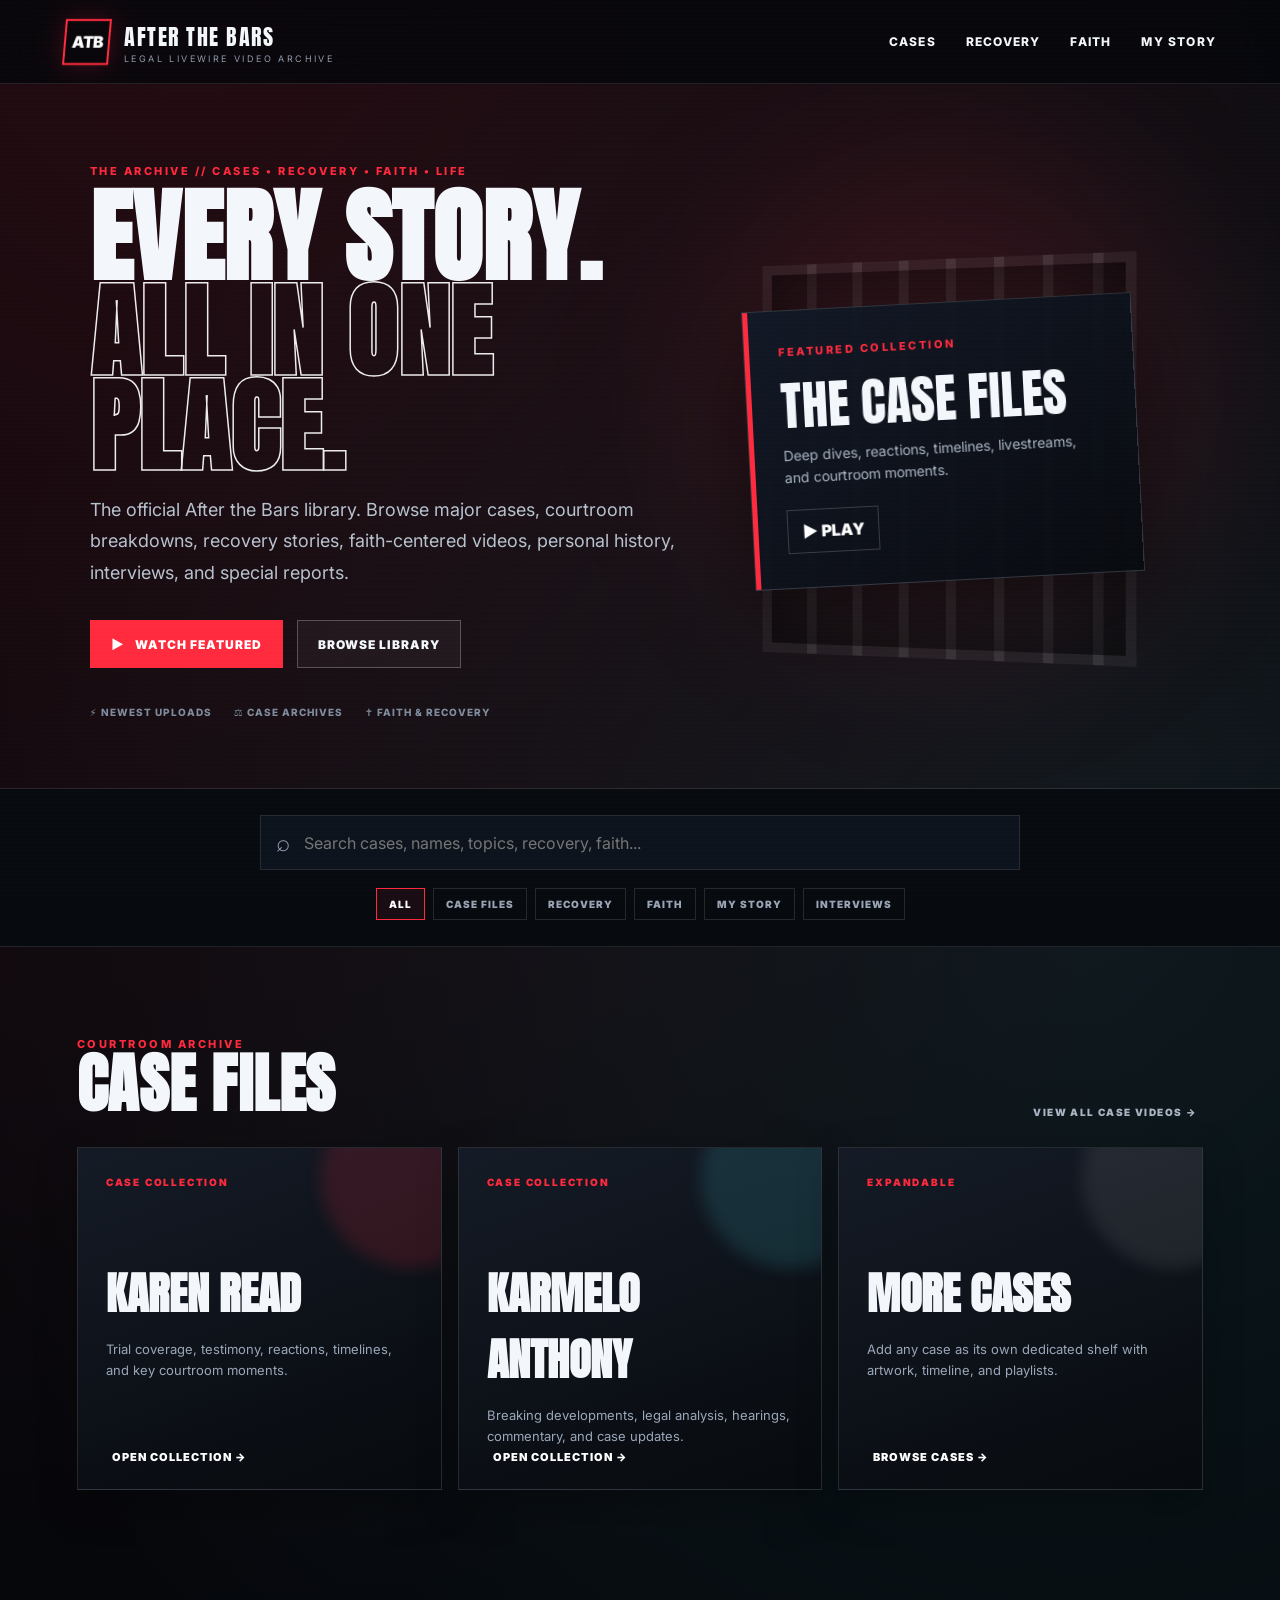
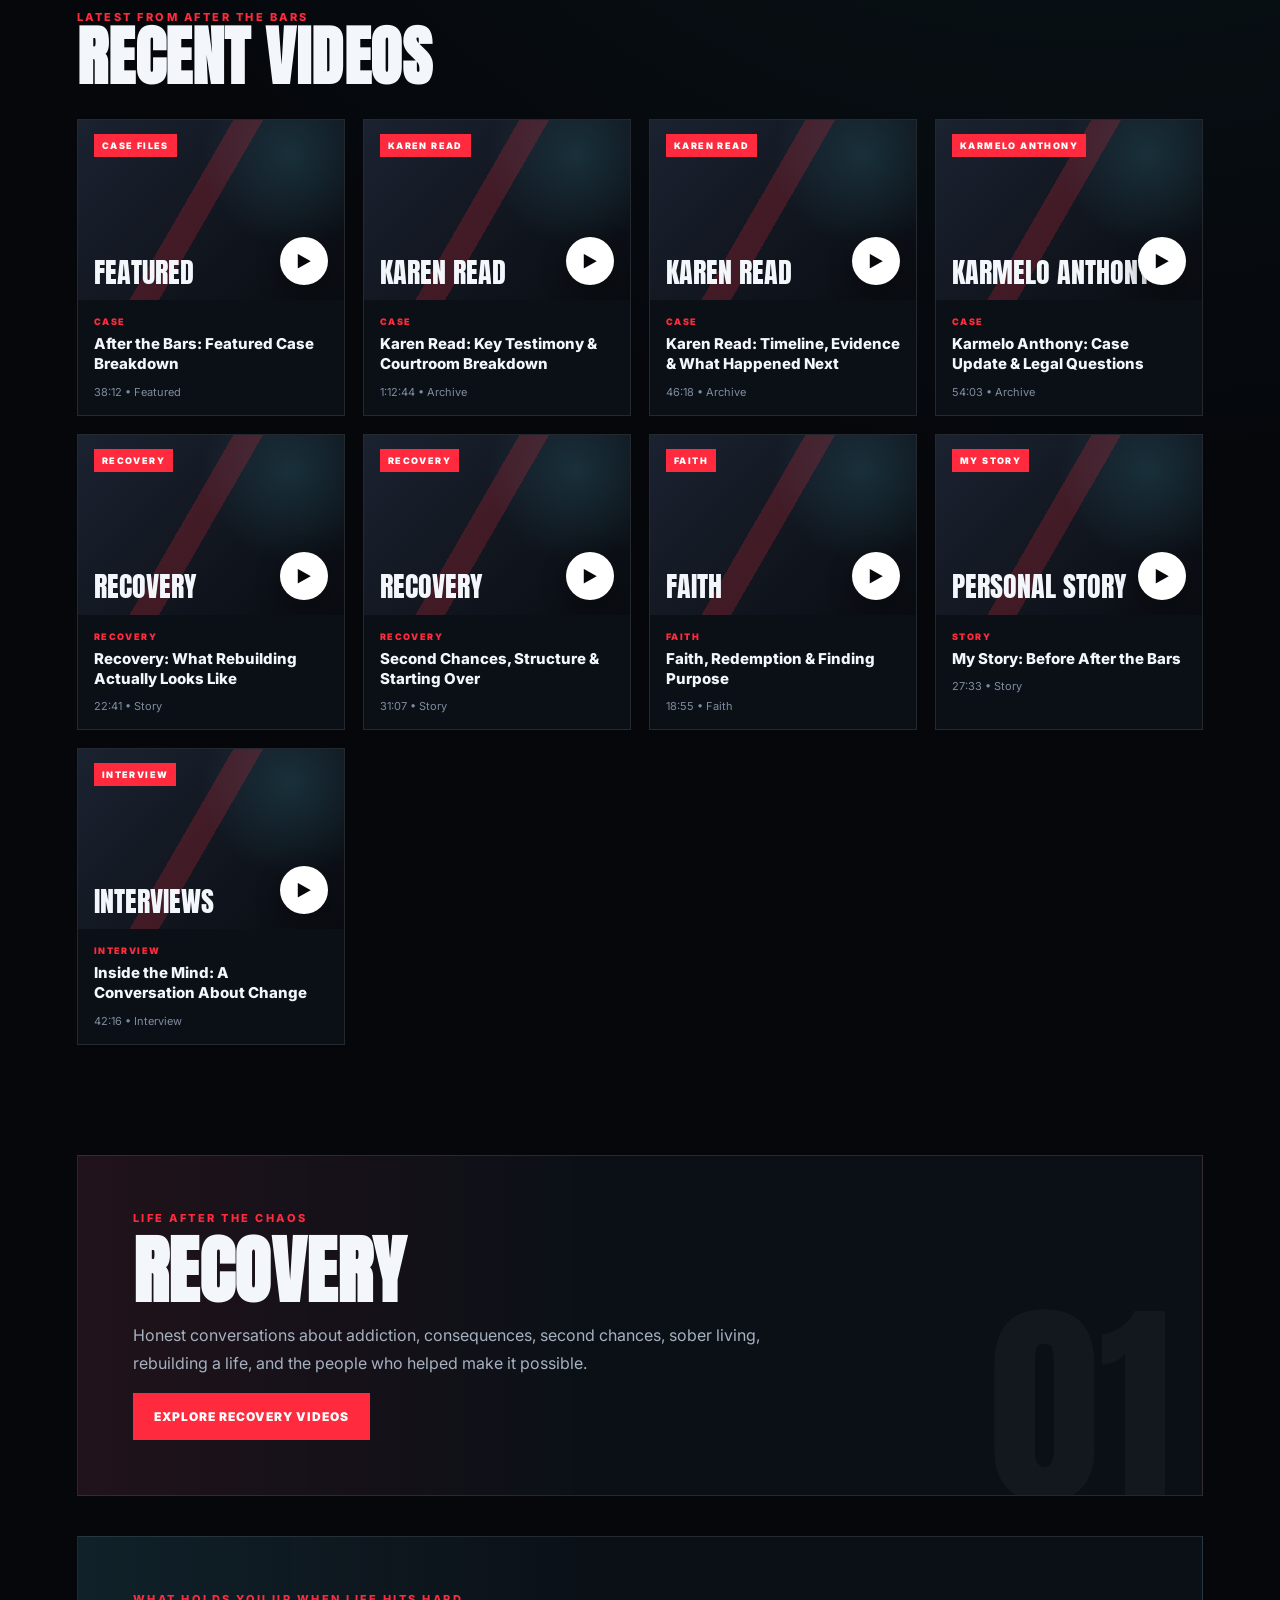
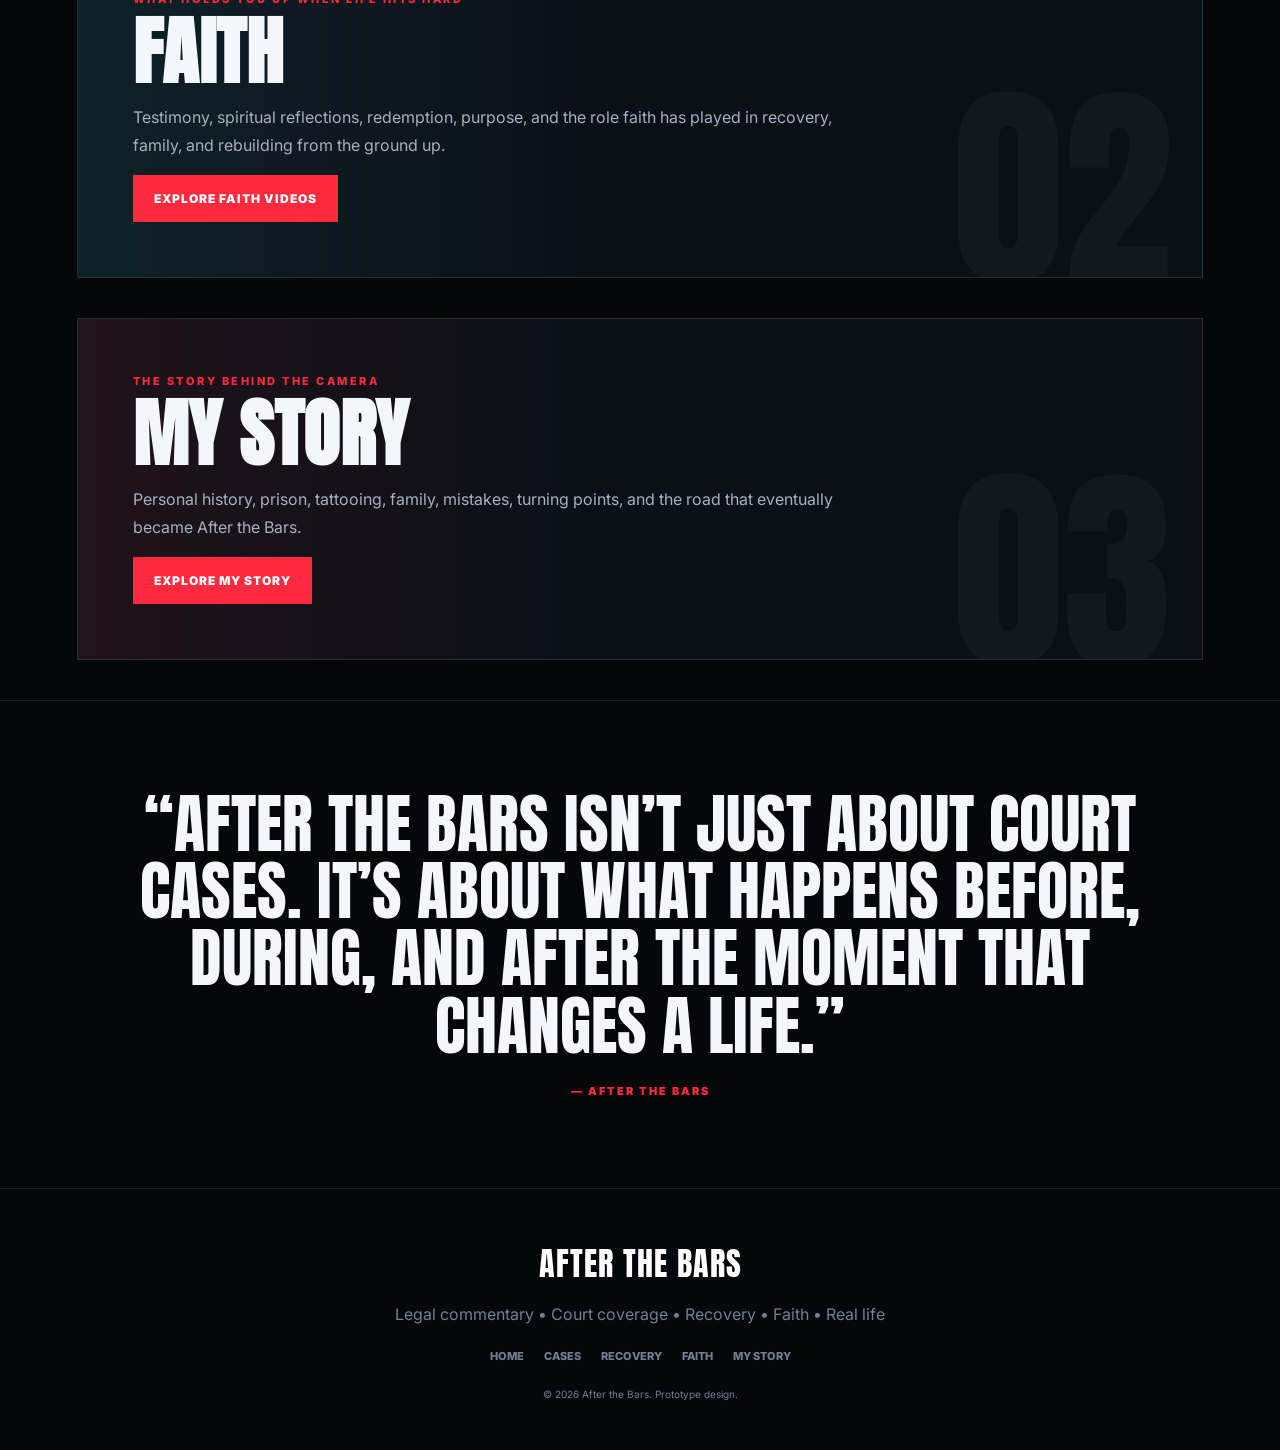
<file: public/index.html>
<!DOCTYPE html>
<html lang="en">
<head>
  <meta charset="UTF-8" />
  <meta name="viewport" content="width=device-width, initial-scale=1.0" />
  <meta name="theme-color" content="#05070b" />
  <title>After the Bars | Video Library</title>
  <link rel="preconnect" href="https://fonts.googleapis.com">
  <link rel="preconnect" href="https://fonts.gstatic.com" crossorigin>
  <link href="https://fonts.googleapis.com/css2?family=Anton&family=Inter:wght@400;500;600;700;800&display=swap" rel="stylesheet">
  <link rel="stylesheet" href="styles.css" />
</head>
<body>
  <div class="scanline"></div>

  <header class="topbar">
    <a class="brand" href="#top" aria-label="After the Bars home">
      <div class="brand-mark">ATB</div>
      <div>
        <div class="brand-title">AFTER THE BARS</div>
        <div class="brand-sub">LEGAL LIVEWIRE VIDEO ARCHIVE</div>
      </div>
    </a>

    <nav class="nav">
      <a href="#cases">Cases</a>
      <a href="#recovery">Recovery</a>
      <a href="#faith">Faith</a>
      <a href="#story">My Story</a>
    </nav>

    <button id="menuButton" class="menu-button" aria-label="Open menu">☰</button>
  </header>

  <main id="top">
    <section class="hero">
      <div class="hero-glow"></div>
      <div class="hero-copy">
        <div class="eyebrow">THE ARCHIVE // CASES • RECOVERY • FAITH • LIFE</div>
        <h1>EVERY STORY.<br><span>ALL IN ONE PLACE.</span></h1>
        <p>
          The official After the Bars library. Browse major cases, courtroom breakdowns,
          recovery stories, faith-centered videos, personal history, interviews, and special reports.
        </p>

        <div class="hero-actions">
          <button class="primary-button" data-featured="true">
            <span class="play-icon">▶</span> WATCH FEATURED
          </button>
          <a class="secondary-button" href="#cases">BROWSE LIBRARY</a>
        </div>

        <div class="hero-meta">
          <span>⚡ NEWEST UPLOADS</span>
          <span>⚖ CASE ARCHIVES</span>
          <span>✝ FAITH & RECOVERY</span>
        </div>
      </div>

      <div class="hero-art">
        <div class="bars"></div>
        <div class="hero-card">
          <div class="hero-card-kicker">FEATURED COLLECTION</div>
          <div class="hero-card-title">THE CASE FILES</div>
          <div class="hero-card-copy">Deep dives, reactions, timelines, livestreams, and courtroom moments.</div>
          <button class="mini-play" data-featured="true">▶ PLAY</button>
        </div>
      </div>
    </section>

    <section class="library-toolbar">
      <div class="search-wrap">
        <span>⌕</span>
        <input id="searchInput" type="search" placeholder="Search cases, names, topics, recovery, faith..." />
      </div>
      <div class="filter-row" id="filters">
        <button class="filter active" data-filter="all">ALL</button>
        <button class="filter" data-filter="case">CASE FILES</button>
        <button class="filter" data-filter="recovery">RECOVERY</button>
        <button class="filter" data-filter="faith">FAITH</button>
        <button class="filter" data-filter="story">MY STORY</button>
        <button class="filter" data-filter="interview">INTERVIEWS</button>
      </div>
    </section>

    <section class="section" id="cases">
      <div class="section-heading">
        <div>
          <div class="section-kicker">COURTROOM ARCHIVE</div>
          <h2>CASE FILES</h2>
        </div>
        <button class="text-button" data-filter-jump="case">VIEW ALL CASE VIDEOS →</button>
      </div>

      <div class="collection-grid">
        <article class="collection-card read">
          <div class="collection-label">CASE COLLECTION</div>
          <h3>KAREN READ</h3>
          <p>Trial coverage, testimony, reactions, timelines, and key courtroom moments.</p>
          <button class="collection-open" data-query="karen read">OPEN COLLECTION →</button>
        </article>

        <article class="collection-card anthony">
          <div class="collection-label">CASE COLLECTION</div>
          <h3>KARMELO ANTHONY</h3>
          <p>Breaking developments, legal analysis, hearings, commentary, and case updates.</p>
          <button class="collection-open" data-query="karmelo anthony">OPEN COLLECTION →</button>
        </article>

        <article class="collection-card generic">
          <div class="collection-label">EXPANDABLE</div>
          <h3>MORE CASES</h3>
          <p>Add any case as its own dedicated shelf with artwork, timeline, and playlists.</p>
          <button class="collection-open" data-query="case">BROWSE CASES →</button>
        </article>
      </div>
    </section>

    <section class="section compact" id="latest">
      <div class="section-heading">
        <div>
          <div class="section-kicker">LATEST FROM AFTER THE BARS</div>
          <h2>RECENT VIDEOS</h2>
        </div>
      </div>
      <div class="video-grid" id="videoGrid"></div>
      <div id="emptyState" class="empty-state" hidden>
        No videos matched that search. Try another name, case, or topic.
      </div>
    </section>

    <section class="feature-band" id="recovery">
      <div class="feature-copy">
        <div class="section-kicker">LIFE AFTER THE CHAOS</div>
        <h2>RECOVERY</h2>
        <p>
          Honest conversations about addiction, consequences, second chances, sober living,
          rebuilding a life, and the people who helped make it possible.
        </p>
        <button class="primary-button filter-link" data-filter="recovery">EXPLORE RECOVERY VIDEOS</button>
      </div>
      <div class="feature-number">01</div>
    </section>

    <section class="feature-band alt" id="faith">
      <div class="feature-copy">
        <div class="section-kicker">WHAT HOLDS YOU UP WHEN LIFE HITS HARD</div>
        <h2>FAITH</h2>
        <p>
          Testimony, spiritual reflections, redemption, purpose, and the role faith has played
          in recovery, family, and rebuilding from the ground up.
        </p>
        <button class="primary-button filter-link" data-filter="faith">EXPLORE FAITH VIDEOS</button>
      </div>
      <div class="feature-number">02</div>
    </section>

    <section class="feature-band" id="story">
      <div class="feature-copy">
        <div class="section-kicker">THE STORY BEHIND THE CAMERA</div>
        <h2>MY STORY</h2>
        <p>
          Personal history, prison, tattooing, family, mistakes, turning points, and the road
          that eventually became After the Bars.
        </p>
        <button class="primary-button filter-link" data-filter="story">EXPLORE MY STORY</button>
      </div>
      <div class="feature-number">03</div>
    </section>

    <section class="quote-strip">
      <div class="quote-big">“AFTER THE BARS ISN’T JUST ABOUT COURT CASES. IT’S ABOUT WHAT HAPPENS BEFORE, DURING, AND AFTER THE MOMENT THAT CHANGES A LIFE.”</div>
      <div class="quote-signature">— AFTER THE BARS</div>
    </section>
  </main>

  <footer>
    <div class="footer-brand">AFTER THE BARS</div>
    <p>Legal commentary • Court coverage • Recovery • Faith • Real life</p>
    <div class="footer-links">
      <a href="#top">Home</a>
      <a href="#cases">Cases</a>
      <a href="#recovery">Recovery</a>
      <a href="#faith">Faith</a>
      <a href="#story">My Story</a>
    </div>
    <div class="copyright">© 2026 After the Bars. Prototype design.</div>
  </footer>

  <div class="player-modal" id="playerModal" aria-hidden="true">
    <div class="player-backdrop" data-close-player="true"></div>
    <div class="player-shell">
      <div class="player-top">
        <div>
          <div class="player-kicker">NOW PLAYING</div>
          <div id="playerTitle" class="player-title">After the Bars</div>
        </div>
        <button class="player-close" data-close-player="true">✕</button>
      </div>

      <div class="video-stage" id="videoStage">
        <div class="stage-poster">
          <div class="stage-logo">ATB</div>
          <button id="bigPlay" class="big-play" aria-label="Play video">▶</button>
        </div>
        <div id="youtubeMount"></div>
      </div>

      <div class="custom-controls">
        <button id="playPause" class="control-main">▶</button>
        <button id="rewindBtn" class="control">↶ 10</button>
        <button id="forwardBtn" class="control">10 ↷</button>
        <div class="progress-shell"><div id="progressFill" class="progress-fill"></div></div>
        <div id="timeDisplay" class="time-display">0:00 / 0:00</div>
        <button id="muteBtn" class="control">🔊</button>
        <button id="fullscreenBtn" class="control">⛶</button>
      </div>

      <div class="player-info">
        <span class="player-badge">AFTER THE BARS EXCLUSIVE</span>
        <p id="playerDescription">Custom player shell for the After the Bars archive.</p>
      </div>
    </div>
  </div>

  <script src="https://www.youtube.com/iframe_api"></script>
  <script src="app.js"></script>
</body>
</html>
</file>
<file: public/styles.css>
* { box-sizing: border-box; }
:root{
  --bg:#05070b;
  --panel:#0a0f16;
  --panel2:#111826;
  --text:#f3f7fb;
  --muted:#8f9cad;
  --red:#ff2a3d;
  --red2:#ff5867;
  --cyan:#4deaff;
  --line:rgba(255,255,255,.10);
  --shadow:0 30px 80px rgba(0,0,0,.5);
}
html{scroll-behavior:smooth}
body{
  margin:0;
  background:
    radial-gradient(circle at 15% 0%, rgba(255,42,61,.12), transparent 34%),
    radial-gradient(circle at 85% 20%, rgba(77,234,255,.08), transparent 30%),
    var(--bg);
  color:var(--text);
  font-family:Inter,system-ui,sans-serif;
}
body.modal-open{overflow:hidden}
a{color:inherit;text-decoration:none}
button,input{font:inherit}
button{cursor:pointer}
.scanline{
  position:fixed; inset:0; pointer-events:none; z-index:100;
  background:linear-gradient(to bottom, transparent 50%, rgba(255,255,255,.015) 50%);
  background-size:100% 4px;
  opacity:.5;
}
.topbar{
  height:84px; padding:0 5vw; display:flex; align-items:center; justify-content:space-between;
  position:sticky; top:0; z-index:40;
  background:rgba(5,7,11,.82); backdrop-filter:blur(18px);
  border-bottom:1px solid var(--line);
}
.brand{display:flex;align-items:center;gap:14px}
.brand-mark{
  width:46px;height:46px;display:grid;place-items:center;
  border:2px solid var(--red); color:#fff; font-weight:900; letter-spacing:-1px;
  transform:skew(-5deg); box-shadow:0 0 24px rgba(255,42,61,.22);
}
.brand-title{font-family:Anton,sans-serif;font-size:22px;letter-spacing:1.5px}
.brand-sub{font-size:9px;letter-spacing:2.4px;color:var(--muted)}
.nav{display:flex;gap:30px;font-size:12px;font-weight:800;letter-spacing:1.2px;text-transform:uppercase}
.nav a:hover{color:var(--red)}
.menu-button{display:none;background:transparent;color:white;border:0;font-size:28px}
.hero{
  min-height:650px; display:grid;grid-template-columns:1.1fr .9fr;align-items:center;
  padding:80px 7vw 70px;position:relative;overflow:hidden;border-bottom:1px solid var(--line)
}
.hero-glow{
  position:absolute; width:500px;height:500px;border-radius:50%;
  filter:blur(80px);background:rgba(255,42,61,.10);right:6vw;top:60px;
}
.eyebrow,.section-kicker,.hero-card-kicker,.player-kicker{
  font-size:11px;font-weight:800;letter-spacing:2.5px;color:var(--red);text-transform:uppercase
}
.hero h1,.section h2,.feature-band h2{
  font-family:Anton,sans-serif;margin:12px 0;line-height:.93;letter-spacing:.5px
}
.hero h1{font-size:clamp(64px,8vw,126px);max-width:850px}
.hero h1 span{color:transparent;-webkit-text-stroke:1.5px #fff;opacity:.92}
.hero p{max-width:720px;font-size:18px;line-height:1.75;color:#b8c2cf}
.hero-actions{display:flex;gap:14px;margin-top:32px;flex-wrap:wrap}
.primary-button,.secondary-button{
  border:1px solid transparent;padding:15px 20px;font-size:12px;font-weight:900;letter-spacing:1px;
  text-transform:uppercase;display:inline-flex;align-items:center;gap:10px
}
.primary-button{background:var(--red);color:white}
.primary-button:hover{background:#ff4455}
.secondary-button{border-color:rgba(255,255,255,.25);background:rgba(255,255,255,.04)}
.secondary-button:hover{border-color:var(--cyan);color:var(--cyan)}
.play-icon{font-size:13px}
.hero-meta{display:flex;gap:22px;flex-wrap:wrap;margin-top:38px;font-size:10px;font-weight:800;letter-spacing:1px;color:#7f8c9e}
.hero-art{position:relative;height:520px;display:grid;place-items:center}
.bars{
  position:absolute;inset:15% 12% 8%;opacity:.7;transform:perspective(700px) rotateY(-8deg);
  background:repeating-linear-gradient(90deg, transparent 0 38px, rgba(255,255,255,.12) 38px 48px);
  border:10px solid rgba(255,255,255,.08);box-shadow:inset 0 0 70px rgba(0,0,0,.8)
}
.hero-card{
  width:min(390px,80%);position:relative;background:linear-gradient(145deg,rgba(17,24,38,.97),rgba(7,10,15,.96));
  border:1px solid rgba(255,255,255,.15);padding:34px;box-shadow:var(--shadow);transform:rotate(-3deg)
}
.hero-card:before{content:"";position:absolute;left:0;top:0;bottom:0;width:5px;background:var(--red)}
.hero-card-title{font-family:Anton;font-size:52px;margin-top:8px}
.hero-card-copy{color:#aab5c3;line-height:1.6;font-size:14px}
.mini-play{margin-top:20px;background:transparent;color:white;border:1px solid rgba(255,255,255,.18);padding:11px 14px;font-weight:900}
.library-toolbar{
  padding:26px 6vw;border-bottom:1px solid var(--line);background:#070a0f;position:sticky;top:84px;z-index:30
}
.search-wrap{
  display:flex;align-items:center;gap:12px;background:#0d131d;border:1px solid var(--line);padding:12px 15px;
  max-width:760px;margin:0 auto 18px
}
.search-wrap span{font-size:24px;color:var(--muted)}
.search-wrap input{width:100%;background:transparent;border:0;outline:0;color:white}
.filter-row{display:flex;gap:8px;justify-content:center;flex-wrap:wrap}
.filter{
  background:transparent;color:#99a5b5;border:1px solid rgba(255,255,255,.12);
  padding:9px 12px;font-size:10px;font-weight:900;letter-spacing:1px
}
.filter.active,.filter:hover{color:white;border-color:var(--red);background:rgba(255,42,61,.08)}
.section{padding:90px 6vw}
.section.compact{padding-top:30px}
.section-heading{display:flex;align-items:end;justify-content:space-between;gap:20px;margin-bottom:28px}
.section h2{font-size:64px;margin:4px 0}
.text-button{background:transparent;border:0;color:#aab5c3;font-size:10px;letter-spacing:1.4px;font-weight:900}
.collection-grid{display:grid;grid-template-columns:repeat(3,1fr);gap:16px}
.collection-card{
  min-height:310px;padding:28px;position:relative;overflow:hidden;border:1px solid rgba(255,255,255,.12);
  background:linear-gradient(160deg,#151b26,#070a0e);box-shadow:0 14px 38px rgba(0,0,0,.25)
}
.collection-card:after{content:"";position:absolute;width:180px;height:180px;border-radius:50%;right:-60px;top:-60px;background:rgba(255,42,61,.15);filter:blur(8px)}
.collection-card.anthony:after{background:rgba(77,234,255,.12)}
.collection-card.generic:after{background:rgba(255,255,255,.08)}
.collection-label{font-size:10px;letter-spacing:1.8px;color:var(--red);font-weight:900}
.collection-card h3{font-family:Anton;font-size:44px;margin:72px 0 8px;position:relative;z-index:2}
.collection-card p{color:#9ba7b8;font-size:13px;line-height:1.65;max-width:420px}
.collection-open{position:absolute;bottom:24px;left:28px;background:transparent;border:0;color:white;font-weight:900;font-size:11px;letter-spacing:1px}
.video-grid{display:grid;grid-template-columns:repeat(4,1fr);gap:18px}
.video-card{background:#0b1017;border:1px solid var(--line);transition:.2s transform,.2s border-color}
.video-card:hover{transform:translateY(-5px);border-color:rgba(255,42,61,.55)}
.thumb{height:180px;position:relative;overflow:hidden;background:linear-gradient(135deg,#1b2230,#090c11)}
.thumb:before{
  content:"";position:absolute;inset:0;background:
  linear-gradient(120deg,transparent 42%,rgba(255,42,61,.20) 42% 50%,transparent 50%),
  radial-gradient(circle at 80% 20%,rgba(77,234,255,.12),transparent 35%)
}
.thumb-case{position:absolute;left:16px;top:14px;font-size:9px;font-weight:900;letter-spacing:1.4px;color:white;background:var(--red);padding:6px 8px}
.thumb-title{position:absolute;left:16px;bottom:15px;font-family:Anton;font-size:28px;max-width:80%;line-height:.95}
.thumb-play{
  position:absolute;right:16px;bottom:15px;width:48px;height:48px;border-radius:50%;display:grid;place-items:center;
  background:white;color:#05070b;border:0;font-weight:900;box-shadow:0 8px 24px rgba(0,0,0,.35)
}
.video-body{padding:16px}
.video-kicker{font-size:9px;font-weight:900;letter-spacing:1.4px;color:var(--red);text-transform:uppercase}
.video-title{font-weight:800;font-size:15px;line-height:1.35;margin:7px 0 10px}
.video-meta{font-size:11px;color:#7f8c9e}
.empty-state{padding:50px;border:1px dashed rgba(255,255,255,.18);text-align:center;color:#8390a0}
.feature-band{
  margin:20px 6vw 40px;min-height:340px;padding:55px;display:flex;justify-content:space-between;align-items:center;
  border:1px solid rgba(255,255,255,.10);background:
  linear-gradient(90deg,rgba(255,42,61,.09),transparent 45%),
  #0b1017;overflow:hidden;position:relative
}
.feature-band.alt{background:linear-gradient(90deg,rgba(77,234,255,.08),transparent 45%),#0b1017}
.feature-copy{max-width:760px;position:relative;z-index:2}
.feature-band h2{font-size:74px}
.feature-band p{color:#a6b1c0;line-height:1.75;max-width:700px}
.feature-number{font-family:Anton;font-size:220px;line-height:1;color:rgba(255,255,255,.035);position:absolute;right:30px;bottom:-22px}
.quote-strip{padding:90px 8vw;text-align:center;border-top:1px solid var(--line);border-bottom:1px solid var(--line)}
.quote-big{font-family:Anton;font-size:clamp(34px,5vw,70px);line-height:1.05;max-width:1200px;margin:auto}
.quote-signature{margin-top:24px;color:var(--red);font-size:11px;letter-spacing:2px;font-weight:900}
footer{padding:50px 6vw;text-align:center;color:#738093}
.footer-brand{font-family:Anton;font-size:32px;color:white;letter-spacing:1px}
.footer-links{display:flex;justify-content:center;gap:20px;flex-wrap:wrap;margin:25px 0;font-size:11px;text-transform:uppercase;font-weight:800}
.copyright{font-size:10px}
.player-modal{display:none;position:fixed;inset:0;z-index:200}
.player-modal.open{display:grid;place-items:center}
.player-backdrop{position:absolute;inset:0;background:rgba(0,0,0,.86);backdrop-filter:blur(12px)}
.player-shell{width:min(1100px,92vw);position:relative;background:#080c12;border:1px solid rgba(255,255,255,.13);box-shadow:0 40px 120px #000}
.player-top{display:flex;align-items:center;justify-content:space-between;padding:18px 20px;border-bottom:1px solid var(--line)}
.player-title{font-weight:800;margin-top:3px}
.player-close{background:transparent;border:0;color:white;font-size:22px}
.video-stage{aspect-ratio:16/9;background:#020304;position:relative;overflow:hidden}
.stage-poster{position:absolute;inset:0;display:grid;place-items:center;background:
  linear-gradient(130deg,rgba(255,42,61,.18),transparent 45%),
  radial-gradient(circle at 80% 20%,rgba(77,234,255,.11),transparent 35%),
  #05070b;z-index:2}
.stage-logo{font-family:Anton;font-size:130px;color:rgba(255,255,255,.035);position:absolute}
.big-play{width:90px;height:90px;border-radius:50%;border:2px solid white;background:rgba(255,255,255,.08);color:white;font-size:26px;backdrop-filter:blur(10px)}
#youtubeMount,#youtubeMount iframe{width:100%;height:100%}
.custom-controls{display:flex;align-items:center;gap:10px;padding:13px 16px;border-top:1px solid var(--line)}
.control-main,.control{background:#111823;border:1px solid rgba(255,255,255,.12);color:white;height:38px;padding:0 12px}
.control-main{background:var(--red);border-color:var(--red);width:44px}
.progress-shell{height:5px;background:#242c37;flex:1;overflow:hidden}
.progress-fill{height:100%;background:var(--red);width:0%}
.time-display{font-size:10px;color:#9ba7b8;min-width:95px;text-align:center}
.player-info{padding:15px 18px 20px}
.player-info p{margin:10px 0 0;color:#9ca8b8;font-size:13px}
.player-badge{font-size:9px;background:#151d29;border:1px solid rgba(255,255,255,.12);padding:6px 8px;font-weight:900;letter-spacing:1px}
@media (max-width:1050px){
  .hero{grid-template-columns:1fr}.hero-art{display:none}
  .video-grid{grid-template-columns:repeat(2,1fr)}
  .collection-grid{grid-template-columns:1fr}
}
@media (max-width:760px){
  .topbar{height:72px;padding:0 18px}
  .brand-sub{display:none}.nav{display:none}.menu-button{display:block}
  .hero{padding:70px 20px 55px;min-height:600px}
  .hero h1{font-size:60px}
  .library-toolbar{top:72px;padding:18px}
  .section{padding:65px 20px}.section h2{font-size:48px}
  .video-grid{grid-template-columns:1fr}
  .thumb{height:210px}
  .feature-band{margin:16px 20px;padding:35px 25px;min-height:320px}
  .feature-band h2{font-size:58px}
  .feature-number{font-size:150px}
  .section-heading{align-items:flex-start;flex-direction:column}
  .custom-controls{gap:6px;flex-wrap:wrap}
  .progress-shell{order:5;flex-basis:100%}
  .time-display{min-width:auto}
}
</file>
